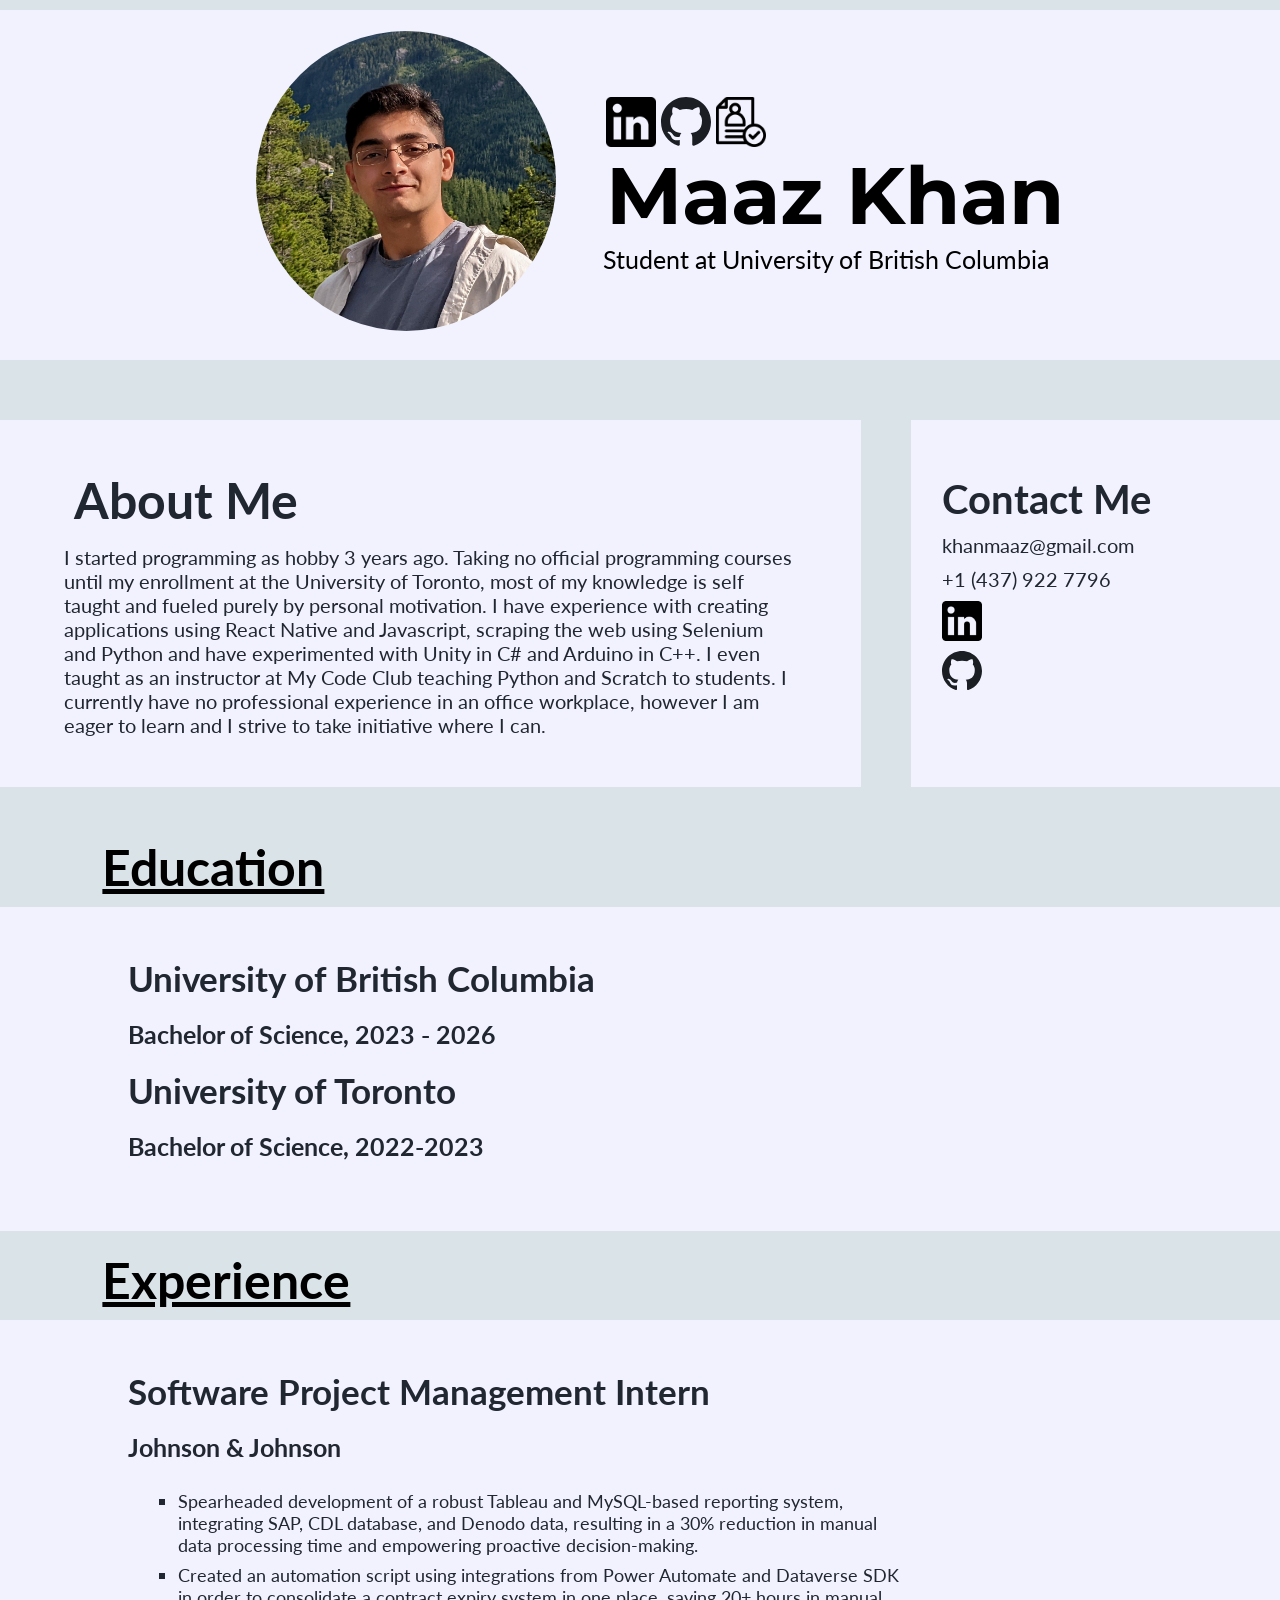
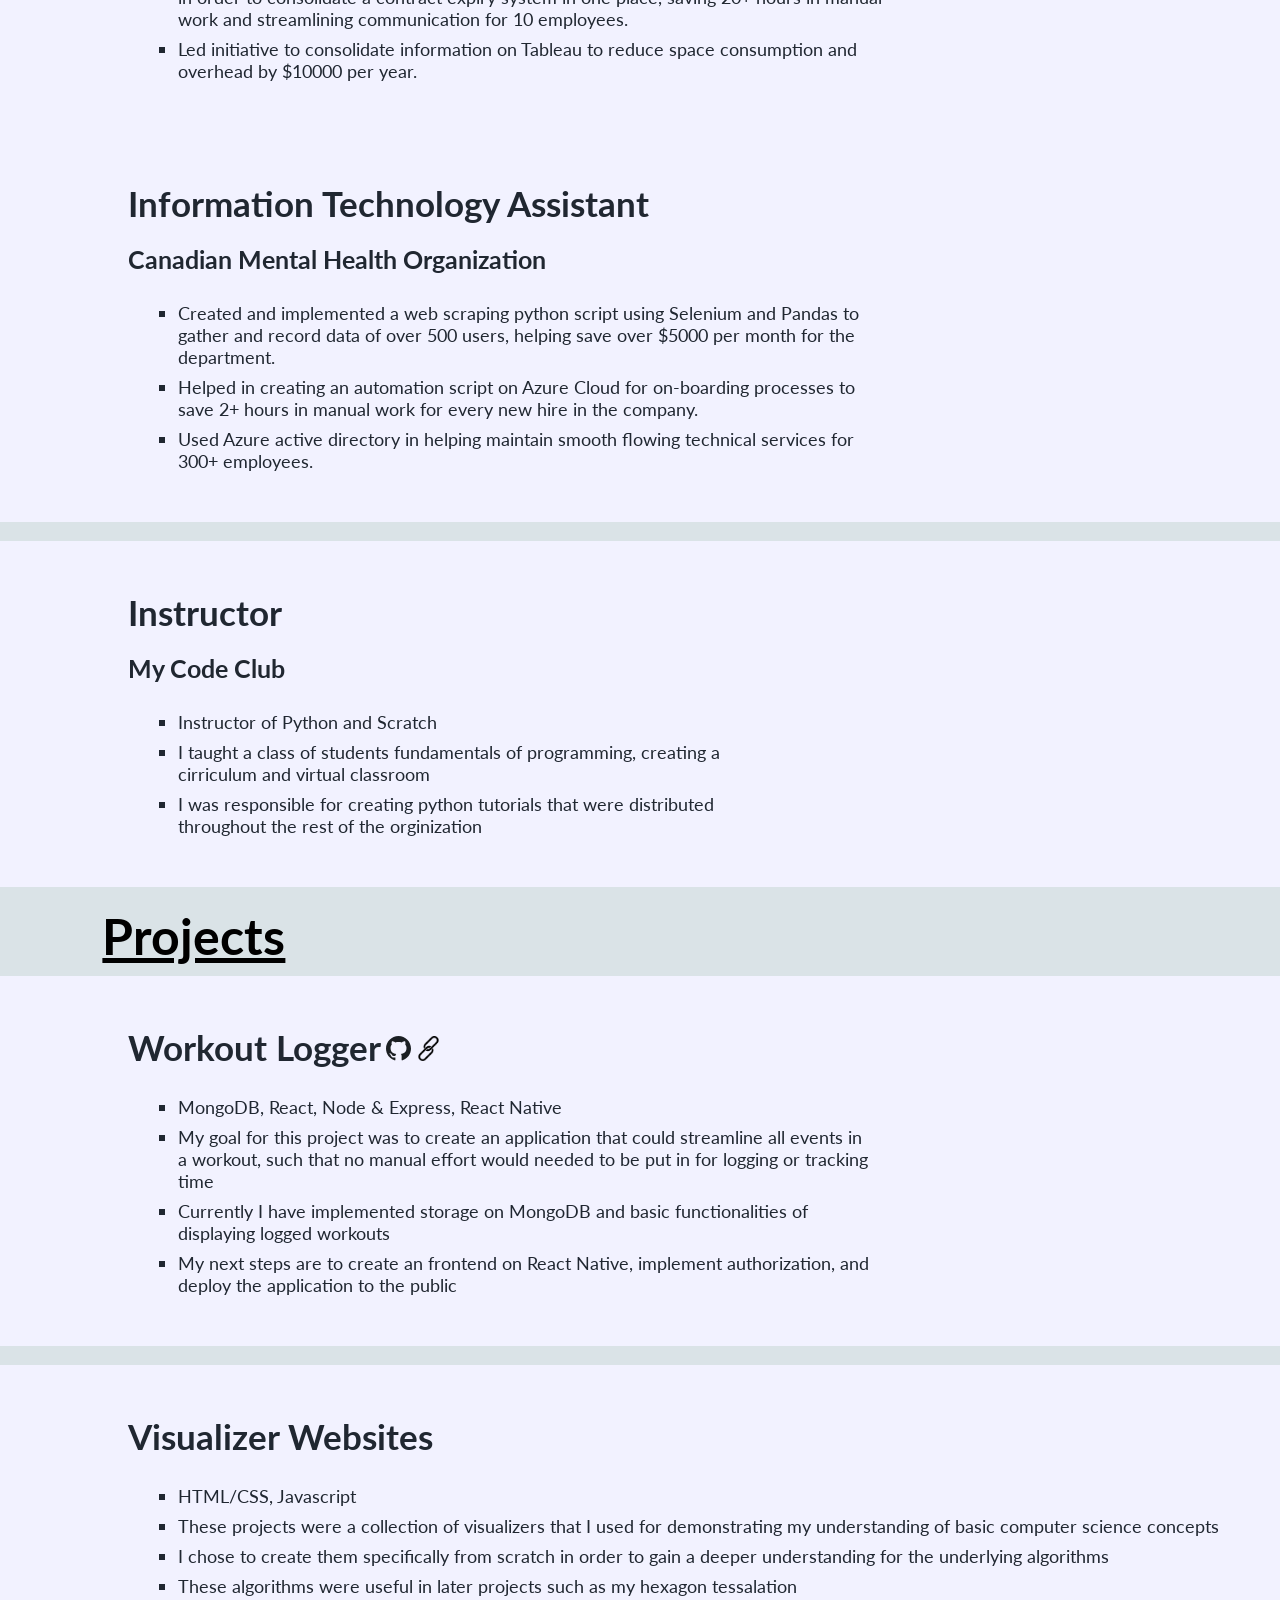
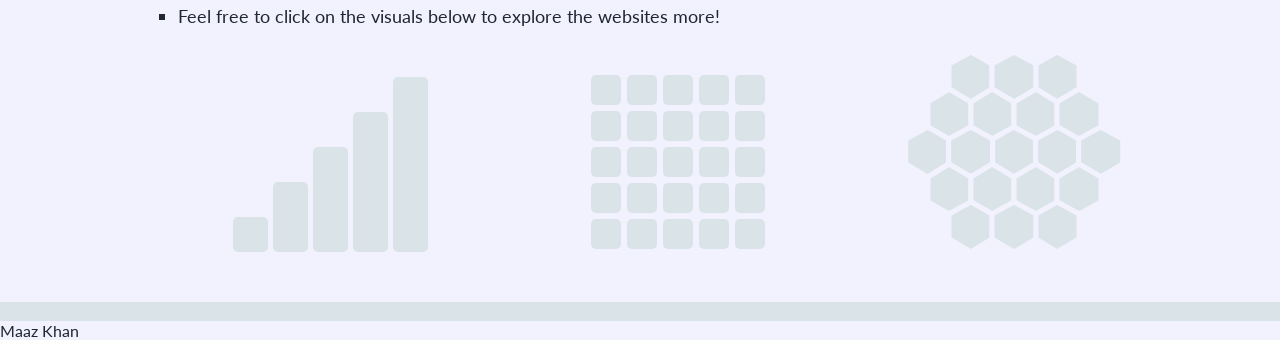
<file: index.html>
<!DOCTYPE html>
<html >
    <head>
        <meta charset = "utf-8">
        <title>Maaz Khan | Portfolio</title>
        <link rel = "stylesheet" href = "index.css">
    </head>
    
    <body id = "body" onload = "createAnimations()">
        <header >
            <div class = "header_container">
            
                <div class = "pfp_container">
                    <img src = "maazpic small.jpg" class = "pfp"/>
                </div>
                <div class = "header_content">
                    <ul class= "icon_container">
                        
                        <li class = "icon"><a href = 'https://www.linkedin.com/in/maaz-khan-699a7820a/' target = "_blank"><img src = "linkinicon.png"/></a></li>
                        <li class = "icon"><a href = 'https://www.github.com/evilewawa' target = "_blank"><img src = "github icon.svg"/></a></li>
                        <li class = "icon"><a href="Maaz_Khan_Resume_2023_2024.pdf" target="_blank"><img src = "resume icon.png"/></a></li>
                    </ul>
                    <h1 id = "name">Maaz Khan</h1>
                    <p style = "font-size: 25px; padding-left: 47px;">Student at University of British Columbia</p>
                </div>
            </div>
        </header>
        <div class = "container">
        
        <div class = "content_container">
            <!-- <div id = "navigation_container" class = "navigation_container"> a</div> -->
            <div id = "main-container" class = "main_container" >
                <section class = "backverylightblue" style = "display:inline-flex; position: relative; flex-direction: row;">
                    <!-- about me section -->
                    <div class = "about_me_container backwhite">
                        <h1 style = "font-size: 50px; margin-bottom: 15px; padding-left: 10px;">About Me</h1>
                        <p style = "font-size:20px; "> I started programming as hobby 3 years ago. Taking no official programming courses until my enrollment at the University of Toronto, most of my knowledge 
                            is self taught and fueled purely by personal motivation. I have experience with creating applications using React Native and Javascript, scraping the web 
                            using Selenium and Python and have experimented with Unity in C# and Arduino in C++. I even taught as an instructor at My Code Club teaching Python and 
                            Scratch to students. I currently have no professional experience in an office workplace, however I am eager to learn and I strive to take initiative where I can.
                        </p>
                    </div>
                    <div class = "contact_me backwhite">
                        <h1 style = "font-size:40px;">Contact Me</h1>
                        <ul class = "contact_me_info" style = "font-size: 20px;">
                            <li>khanmaaz@gmail.com</li>
                            <li>+1 (437) 922 7796</li>
                            <li class = "icon"><a href = 'https://www.linkedin.com/in/maaz-khan-699a7820a/' target = "_blank"><img src = "linkinicon.png"/></a></li>
                        <li class = "icon"><a href = 'https://www.github.com/evilewawa' target = "_blank"><img src = "github icon.svg"/></a></li>
                        </ul>
                    </div>
                </section> 
                <br/>
                <h1 style = "font-size: 50px; margin-bottom:10px;padding-left:8vw; text-decoration: underline;">Education</h1>
                <section class = "project_container backwhite" style = "flex-direction: row;" >
                    <div class = "project">
                        <h1 class = "project_title" >University of British Columbia<!--<a  href = 'https://github.com/evilewawa/workoutApp' target = "_blank" ><img class = 'project_icon' src = "github icon.svg" /></a>--></h1>
                        <h1 class = "project_subtitle">Bachelor of Science, 2023 - 2026</h1>
                        <h1 class = "project_title">University of Toronto</h1>
                        <h1 class = "project_subtitle">Bachelor of Science, 2022-2023</h1>

                    </div>
                    <div class = "project_images"></div>
             </section>
             <br/>
               <h1 style = "font-size: 50px; margin-bottom:10px;padding-left:8vw; text-decoration: underline;">Experience</h1>
                <section class = "project_container backwhite" style = "flex-direction: row;" >
                        <div class = "project">
                            <h1 class = "project_title" > Software Project Management Intern </h1>
                            <h4     class = "project_subtitle" >Johnson & Johnson <!--<a  href = 'https://github.com/evilewawa/workoutApp' target = "_blank" ><img class = 'project_icon' src = "github icon.svg" /></a>--></h4>
                            <ul class = "project_description_list">
                                <li>Spearheaded development of a robust Tableau and MySQL-based reporting system, integrating SAP, CDL database, and Denodo data, resulting in a 30% reduction in manual data processing time and empowering proactive decision-making.</li>
                                <li>Created an automation script using integrations from Power Automate and Dataverse SDK in order to consolidate a contract expiry system in one place, saving 20+ hours in manual work and streamlining communication for 10 employees.</li>
                                <li>Led initiative to consolidate information on Tableau to reduce space consumption and overhead by $10000 per year.</li>
                            </ul>
                        </div>
                        <div class = "project_images"></div>
                 </section>
                <section class = "project_container backwhite" style = "flex-direction: row;" >
                        <div class = "project">
                            <h1 class = "project_title" > Information Technology Assistant </h1>
                            <h4     class = "project_subtitle" >Canadian Mental Health Organization<!--<a  href = 'https://github.com/evilewawa/workoutApp' target = "_blank" ><img class = 'project_icon' src = "github icon.svg" /></a>--></h4>
                            <ul class = "project_description_list">
                                <li>Created and implemented a web scraping python script using Selenium and Pandas to gather and record data of over 500 users, helping save over $5000 per month for the department.</li>
                                <li>Helped in creating an automation script on Azure Cloud for on-boarding processes to save 2+ hours in manual work for every new hire in the company.</li>
                                <li>Used Azure active directory in helping maintain smooth flowing technical services for 300+ employees.</li>
                            </ul>
                        </div>
                        <div class = "project_images"></div>
                 </section>
                <br/>                
                <section class = "project_container backwhite" style = "flex-direction: row;" >
                        <div class = "project">
                            <h1 class = "project_title" >Instructor<!--<a  href = 'https://github.com/evilewawa/workoutApp' target = "_blank" ><img class = 'project_icon' src = "github icon.svg" /></a>--></h1>
                            <h1 class="project_subtitle">My Code Club</h1>
                            <ul class = "project_description_list">
                                <li>Instructor of Python and Scratch</li>
                                <li>I taught a class of students fundamentals of programming, creating a cirriculum and virtual classroom</li>
                                <li>I was responsible for creating python tutorials that were distributed throughout the rest of the orginization</li>
                            </ul>
                        </div>
                        <div class = "project_images"></div>
                 </section>
                <br/>
                <h1 style = "font-size: 50px; margin-bottom:10px;padding-left:8vw; text-decoration: underline;">Projects </h1>
                <section class = "project_container backwhite" style = "flex-direction: row;" >
                        <div class = "project">
                            <h1 class = "project_title" >Workout Logger<a  href = 'https://github.com/evilewawa/workout-app-frontend' target = "_blank" ><img class = 'project_icon' src = "github icon.svg" /></a><a  href = 'https://workout-tracker-ries.onrender.com/' target = "_blank" ><img class = 'project_icon' src = "link.webp" /></a></h1>
                            <ul class = "project_description_list">
                                <li>MongoDB, React, Node & Express, React Native</li>
                                <li>My goal for this project was to create an application that could streamline all events in a workout, 
                                    such that no manual effort would needed to be put in for logging or tracking time</li>
                                <li>Currently I have implemented storage on MongoDB and basic functionalities of displaying logged workouts</li>
                                <li>My next steps are to create an frontend on React Native, implement authorization,
                                     and deploy the application to the public</li>
                            </ul>
                        </div>
                        <div class = "project_images"></div>
                        
                 </section>
                 <br/>
                 <section class = "project_container backwhite" style = "flex-direction: column; " >
                    <div class = "project">
                        <h1 class = "project_title" >Visualizer Websites<!--<a  href = 'https://github.com/evilewawa/workoutApp' target = "_blank" ><img class = 'project_icon' src = "github icon.svg" /></a>--></h1>
                        <ul class = "project_description_list">
                            <li>HTML/CSS, Javascript</li>
                            <li>These projects were a collection of visualizers that I used for demonstrating my understanding of basic computer science concepts</li>
                            <li>I chose to create them specifically from scratch in order to gain a deeper understanding for the underlying algorithms</li>
                            <li>These algorithms were useful in later projects such as my hexagon tessalation</li>
                            <li>Feel free to click on the visuals below to explore the websites more!</li>
                        </ul>
                       <!-- Add animations of sorting algorithm, pathfinding algorithm and  hexagon tessalation pulse    <- can be done pure js w a setInterval or anime js                     -->
                    </div>
                    <div class = "website_demo_animations" >
                        <a href = "https://evilewawa.github.io/sorting/" target = "_blank" ><div class = "website_anime sort_anime" id = "sorting_animation_div">
                            
                        </div></a>
                        <a href = "https://evilewawa.github.io/pathfinder/" target = "_blank" >
                            <div class = "website_anime path_anime" ><div id = "path_animation_div" class = "path_anime_div">

                        </div></div></a>
                        <a href = "https://evilewawa.github.io/hexagon/" target = "_blank" >
                            <div class = "website_anime hex_anime" id = "hex_animation_div">
                                <svg id = "hex_svg"></svg>
                            </div></a>
                    </div>
                 
                  
             </section>
            <br/>
            <footer class = "backwhite">Maaz Khan</footer>
                <!-- </div> -->
                <!-- <section class = "backwhite">
                    <h1>Projects</h1>
                    <p>A library of all my current and past projects, ordered in the order most recently </p>
                    <div class = "general_block">
                        <h1 class = "project_title">walid</h1>
                        <p class = "project_content ">walid</p>
                    </div>
                </section>
                <section class = "backwhite">
                    <h1>Nice Cruves</h1>
                    <p>Beatae cum modi accusamus temporibus voluptatibus quis ea culpa ab asperiores cumque ex earum soluta maxime nobis non facilis placeat minus, dicta magnam natus ipsa id omnis delectus veniam. Est?</p>
                </section>
                <section class = "backwhite">
                    <h1>Nice Cruves</h1>
                    <p>Minus incidunt porro corporis iure architecto culpa eius inventore accusantium. Asperiores, tenetur voluptas iusto quam iste nesciunt fugit repellendus aliquid optio ullam minus laudantium, quo, eligendi vel dolorem provident ducimus!</p>
                </section>
                <section class = "backblackgrey">
                    <h1>Nice Cruves</h1>
                    <p>Distinctio animi nesciunt recusandae ut adipisci. Laborum esse expedita, voluptatum itaque iure molestias deserunt delectus atque ullam nostrum est similique ipsum quasi quia! Ratione nihil, reprehenderit porro natus modi tenetur!</p>
                </section>
                <section class = backyellow>
                    <h1>Nice Cruves</h1>
                    <p>Esse repudiandae recusandae, doloribus fuga culpa ducimus sapiente ipsam ad officiis, ea eum deserunt iusto distinctio laborum aperiam eius veniam quasi. Molestias necessitatibus dolorum iste eligendi repellat officiis nemo quis!</p>
                </section>
                <section class = backpurple>
                    <h1>Nice Cruves</h1>
                    <p>Fugiat quos amet eaque reiciendis quasi, maxime magni ducimus consequatur numquam incidunt facere ea nihil veniam fuga error expedita a tempora labore enim nesciunt. Eaque accusamus saepe consectetur modi explicabo.</p>
                </section>
                <section>
                    <h1>Nice Cruves</h1>
                    <p>Facilis modi temporibus ipsam blanditiis doloremque labore iste cumque placeat voluptas. Eligendi excepturi non iste illo, veritatis corporis debitis vel ipsum vitae odit doloremque quibusdam rem ex? Distinctio, in quasi!</p>
                </section>
                <section>
                    <h1>Nice Cruves</h1>
                    <p>Consequatur ex facilis eius quos velit ut, nisi consequuntur suscipit omnis adipisci ullam ipsum necessitatibus at vitae quo voluptas facere explicabo? Voluptatibus maiores et corporis officia temporibus, esse eum neque?</p>
                </section> -->
            </div>
        </div></div>
    </body>

    <script src = "index.js"></script>
    
</html>
</file>
<file: index.css>
@import url('https://fonts.googleapis.com/css2?family=Press+Start+2P&family=Ubuntu+Condensed&display=swap');
@import url('https://fonts.googleapis.com/css2?family=Rubik:wght@500&family=Ubuntu+Condensed&display=swap');
@import url('https://fonts.googleapis.com/css2?family=Montserrat:wght@500&family=Rubik:wght@500&family=Ubuntu+Condensed&display=swap');
@import url('https://fonts.googleapis.com/css2?family=Lato&family=Montserrat:wght@500&family=Rubik:wght@500&family=Ubuntu+Condensed&display=swap');
/* font-family: 'Montserrat', sans-serif;
font-family: 'Rubik', sans-serif;
font-family: 'Ubuntu Condensed', sans-serif; */
*{
    margin: 0;
    padding: 0;
    box-sizing: border-box;
}
html,body{
    height: 100%;
    width: 100%;
    background-color:#DAE3E7;
    font-family: 'Lato', sans-serif;
}
.icon_container{
    padding-left:50px;
    width:100%;
    height:100%;
    list-style: none;
    display: flex;
}
a:link {
    text-decoration: none;
}

a:visited {
    text-decoration: none;
}

a:hover {
    text-decoration: none;
}

a:active{
    text-decoration: none;
}
.icon{
    margin-right: 5px;
    width:50px;
    height:50px;
    /* background-color: #202731; */
    /* color: ; */
    border-radius: 50%;
    text-align: center;
}
img{
    max-width: 100%;
    max-height: 100%;
}
.icon > a{
    color: white;
    font-family: 'Ubuntu Condensed', sans-serif;
}
section{
    position: relative;
    display:flex;
    flex-direction: column;
    /* align-items: center; */
    /* min-height: 400px; */
    /* vw is viewport width  in percentage*/
    /* padding: 50px 10vw; */
    padding-top: 50px;
    padding-bottom:50px; 
    /* margin: 10px; */
}

#name{
    margin-left:50px;
    height: fit-content;
    /* align-self: center; */
    font-size: 2em;
    font-family: 'Montserrat', sans-serif;
}
.pfp_container {
    /* padding-left: 10px; */
    max-width:300px;
    max-height: 100%;
    align-self:center;
    width:fit-content;
    height:fit-content;
}
.pfp{
    max-width: 100%;
    max-width: 100%; 
    /* width:300px;
    height:300px; */
    border-radius: 50%;
}
.header_content{
    /* padding-left: 20%; */
    width:60%;
    align-self: center;
}
.header_container{
    padding-left:20%;

    background-color: rgb(242, 242, 255);
    height: 350px;
    width:100%;
    /* width:80vw; */
    display: flex;
}
header{
    /* margin:5px; */
    font-size: 40px;
    /* padding: 10px */
    padding-top:10px;
    padding-bottom:10px;
    
    position: relative;
    /* display: inline; */
    align-content: center;
    
}
.container{
    height:100%;
    width:100%;
    /* margin:2%; */
    /* padding: 10px; */
}
.contact_me_info{
    /* align-self: center; */
    list-style: none;
    /* padding-left:50px; */
}
.about_me_container{
    
    width: 70%;
    padding:5px;
    padding: 50px 5vw;
}
.contact_me{
    /* align-content: center; */
    /* justify-content: center; */
    padding: 50px 2vw;
    margin-left:50px;
    /* justify-content: center;
    align-items: center; */
    width:30%;
    /* padding-left: 50px;
    padding-top:15px; */
}
.contact_me > h1 {
    padding: 5px;
}
.contact_me > ul > li{
    padding:5px;
}
.project_container{
    padding-left:10vw;
    /* list-style: square; */
}
.project_icon{
    width:25px; 
    height:25px;
    margin-left: 5px;
}
.project_description_list > li{
    list-style: square;
    font-size: 18px;
    padding-top: 8px;
}
.project_description_list{
    padding-left: 50px;
}
.website_demo_animations{
    width: 100%;
    height: 225px;
    display: flex;
    flex-direction: row;
}


.content_container{
    /* padding-top:25px; */
    width: 100%;
    position: relative;
    display: flex;
    flex:1;
    /* justify-content: center; */
    /* flex-direction: column; */
}
.website_anime{
    height:100%;
    width:300px;
    margin-left: 50px;
    justify-content: center;
    align-items:end;
}
.sort_anime{
    display: flex;
    flex-direction: row;
}
.sort_div{
    border-radius: 5px;
    background-color: #DAE3E7;
    margin-left: 5px;
}
.path_anime{
    display: flex;
    flex-direction: row;
    /* align-items: end; */
    
}
.path_anime_div{
    height: fit-content;
    /* width: fit-content; */
    flex-direction: column;
}
.path_row{
    width: fit-content;
    display: flex;

    
}
.path_node{
    width:30px;
    height:30px;
    background-color: #DAE3E7;
    margin: 3px;
    border-radius: 5px;
}

.main_container{
    width: 100%;
    /* flex:1; */
    /* flex-grow:; */
}
.navigation_container{
    width: 20%;
    /* flex:1;
    flex-grow: 1; */
}
.general_block{
    position: relative;
    display: flex;
    flex:1;
    flex-direction: column;
    /* padding: 25px 1vw; */
}
.project_title{
    font-size: 35px;
    margin-bottom: 20px;
}
.project_subtitle{
    font-size: 25px;
    margin-bottom: 20px;
}
.project_images{
    margin-left: 50px;
    margin-right: 10vw;
    width:40%;
    justify-self: end;
}
svg{
    margin-top: 25px;
    height: 250px;
}
.hex{
    fill: #DAE3E7;
    stroke: rgb(242, 242, 255);
    stroke-width: 5px;
}
/* utility classes */
.backblue{
    background-color:rgb(43, 74, 209);
}
.backred{
    background-color: rgb(180, 52, 52);
}
.backorange{
    background-color: rgb(212, 157, 55);
}
.backgreen{
    background-color: rgb(4, 99, 4);
}
.backyellow{
    background-color: rgb(207, 207, 0);
}
.backpurple{
    background-color:  rgb(73, 73, 247);
}
.backblack{
    background-color: #202731;
}
.backblackgrey{
    background-color: #3a4758;
}
.backwhite{
    background-color: rgb(242, 242, 255);
    color: #202731;
}
.backverylightblue{
    background-color:#DAE3E7;

}
</file>
